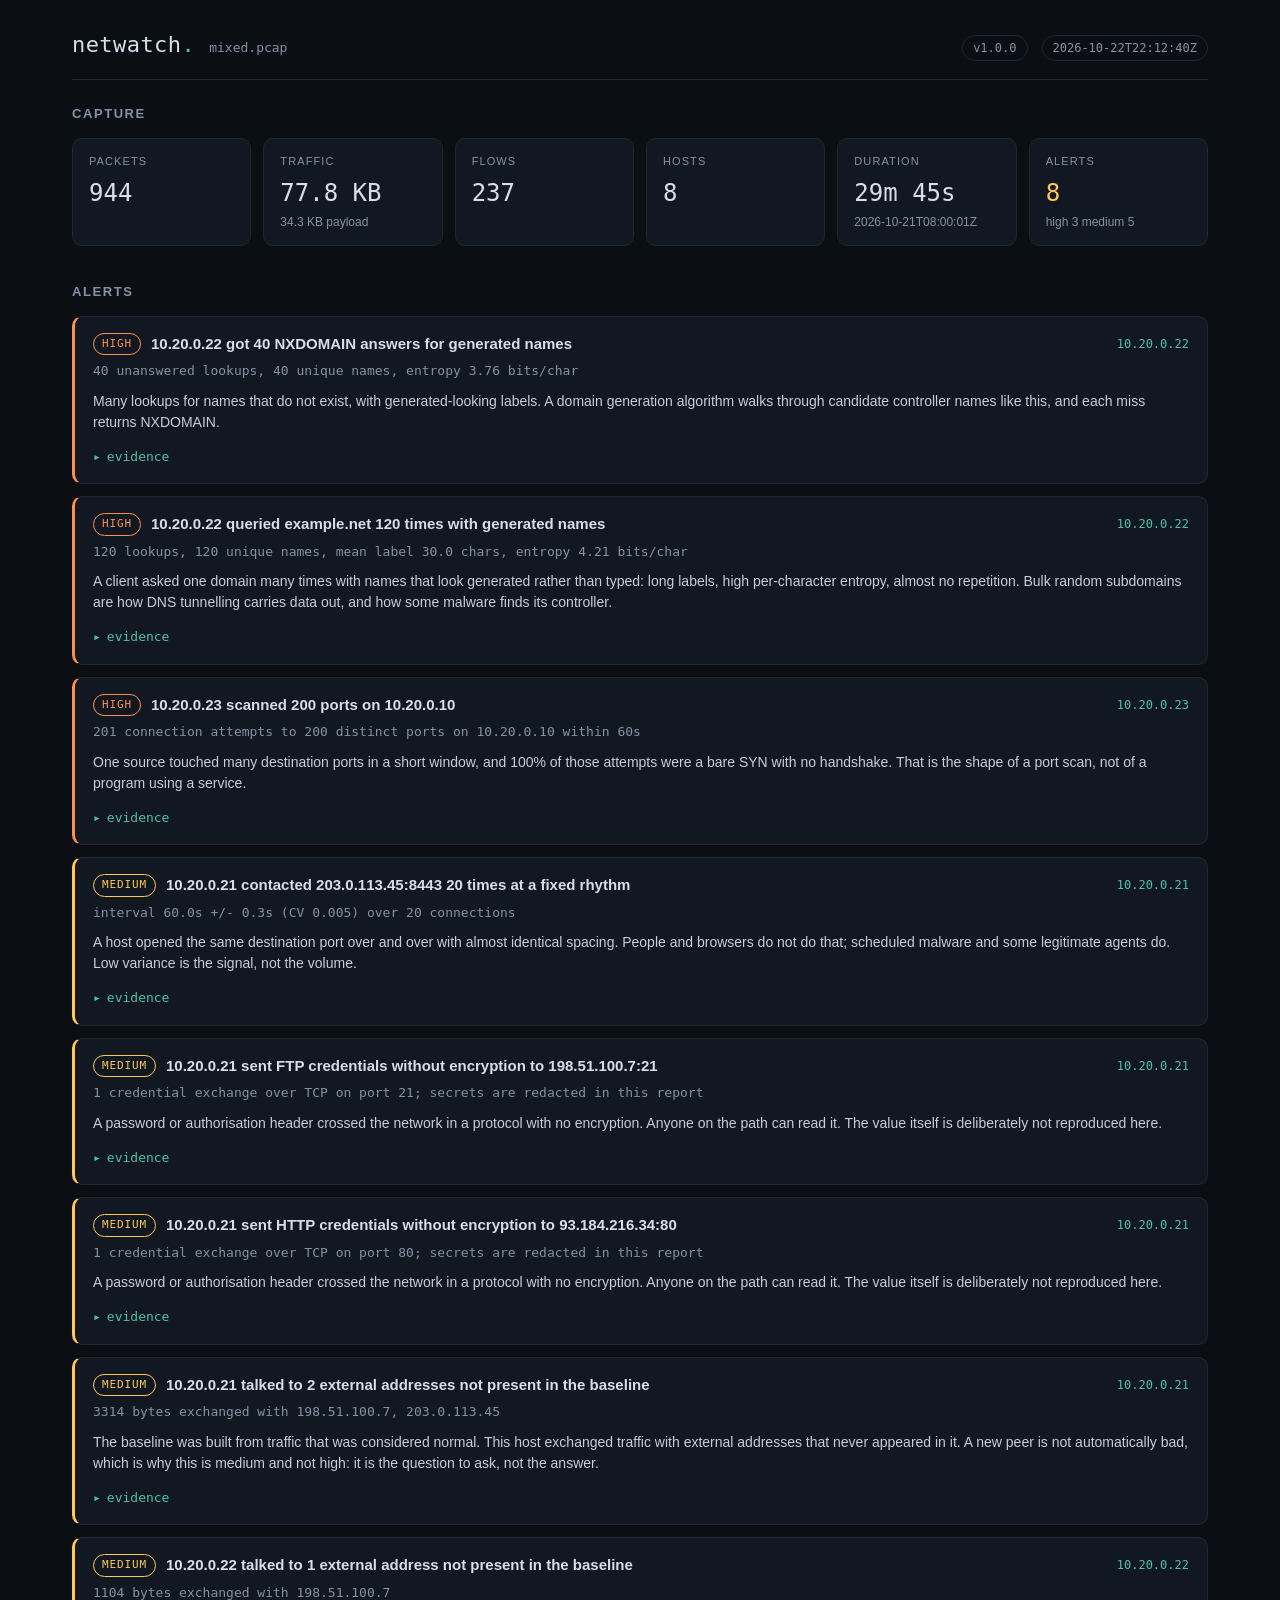
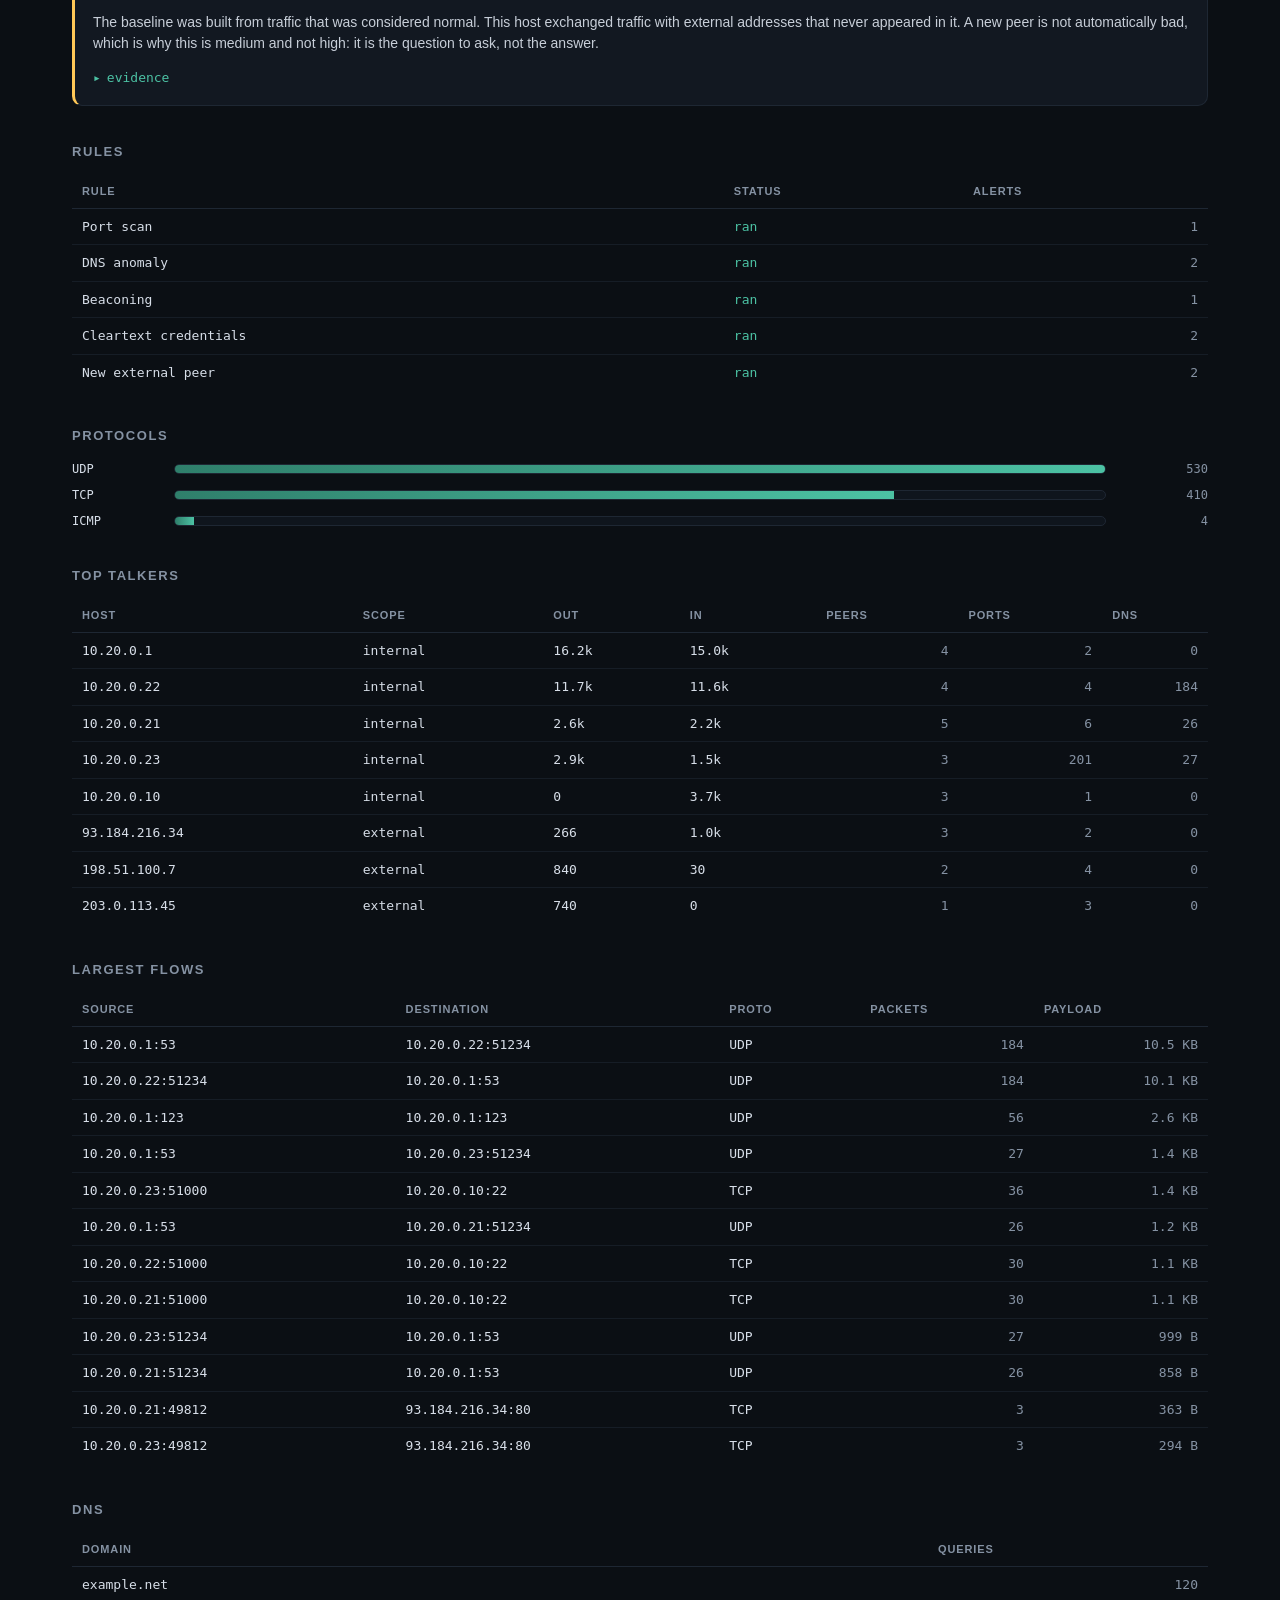
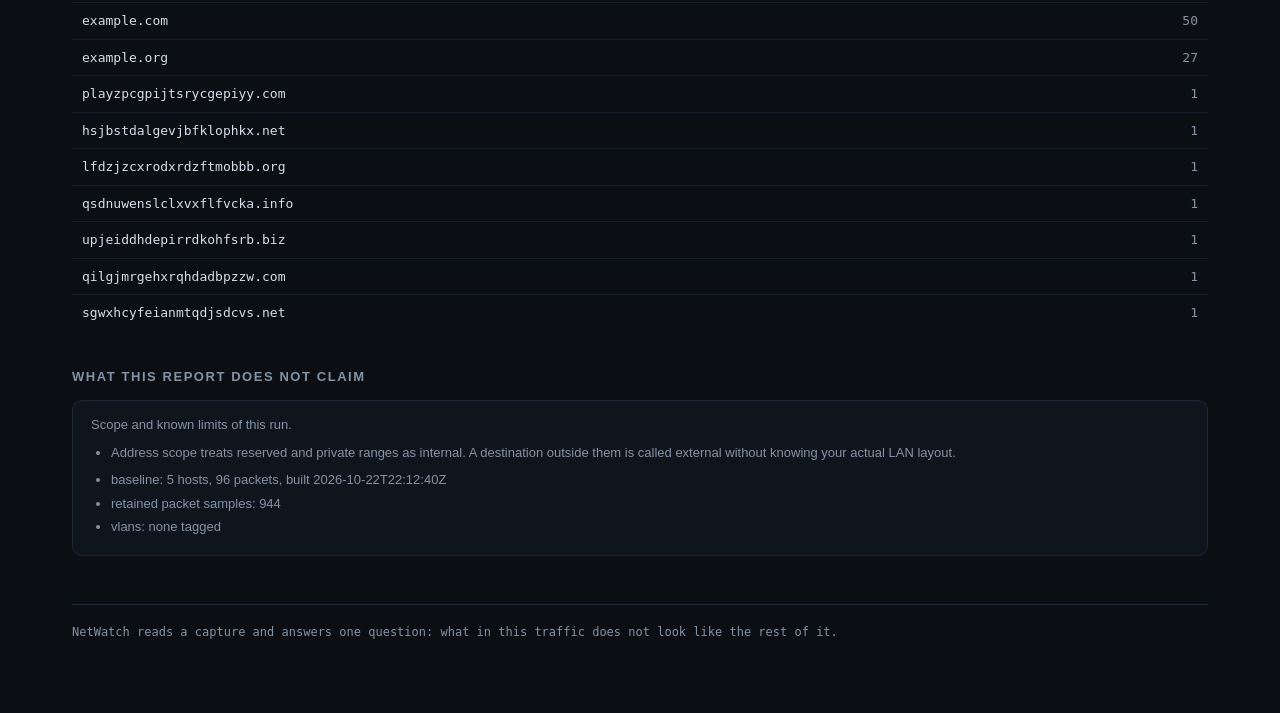
<file: docs/index.html>
<!doctype html>
<html lang="en">
<head>
<meta charset="utf-8">
<meta name="viewport" content="width=device-width, initial-scale=1">
<title>NetWatch report</title>
<meta name="description" content="Network telemetry and anomaly detection report generated by NetWatch.">
<link rel="icon" href="data:image/svg+xml,%3Csvg xmlns='http://www.w3.org/2000/svg' viewBox='0 0 16 16'%3E%3Crect width='16' height='16' rx='3' fill='%230b0f14'/%3E%3Cpath d='M2 9h2.5l1.2-4 2 7 1.8-5 1.2 2H14' fill='none' stroke='%2337d399' stroke-width='1.4' stroke-linecap='round' stroke-linejoin='round'/%3E%3C/svg%3E">
<link rel="stylesheet" href="style.css">
</head>
<body>
<main class="wrap" id="app">
  <div class="note">Loading report.</div>
</main>
<script src="app.js"></script>
</body>
</html>
</file>
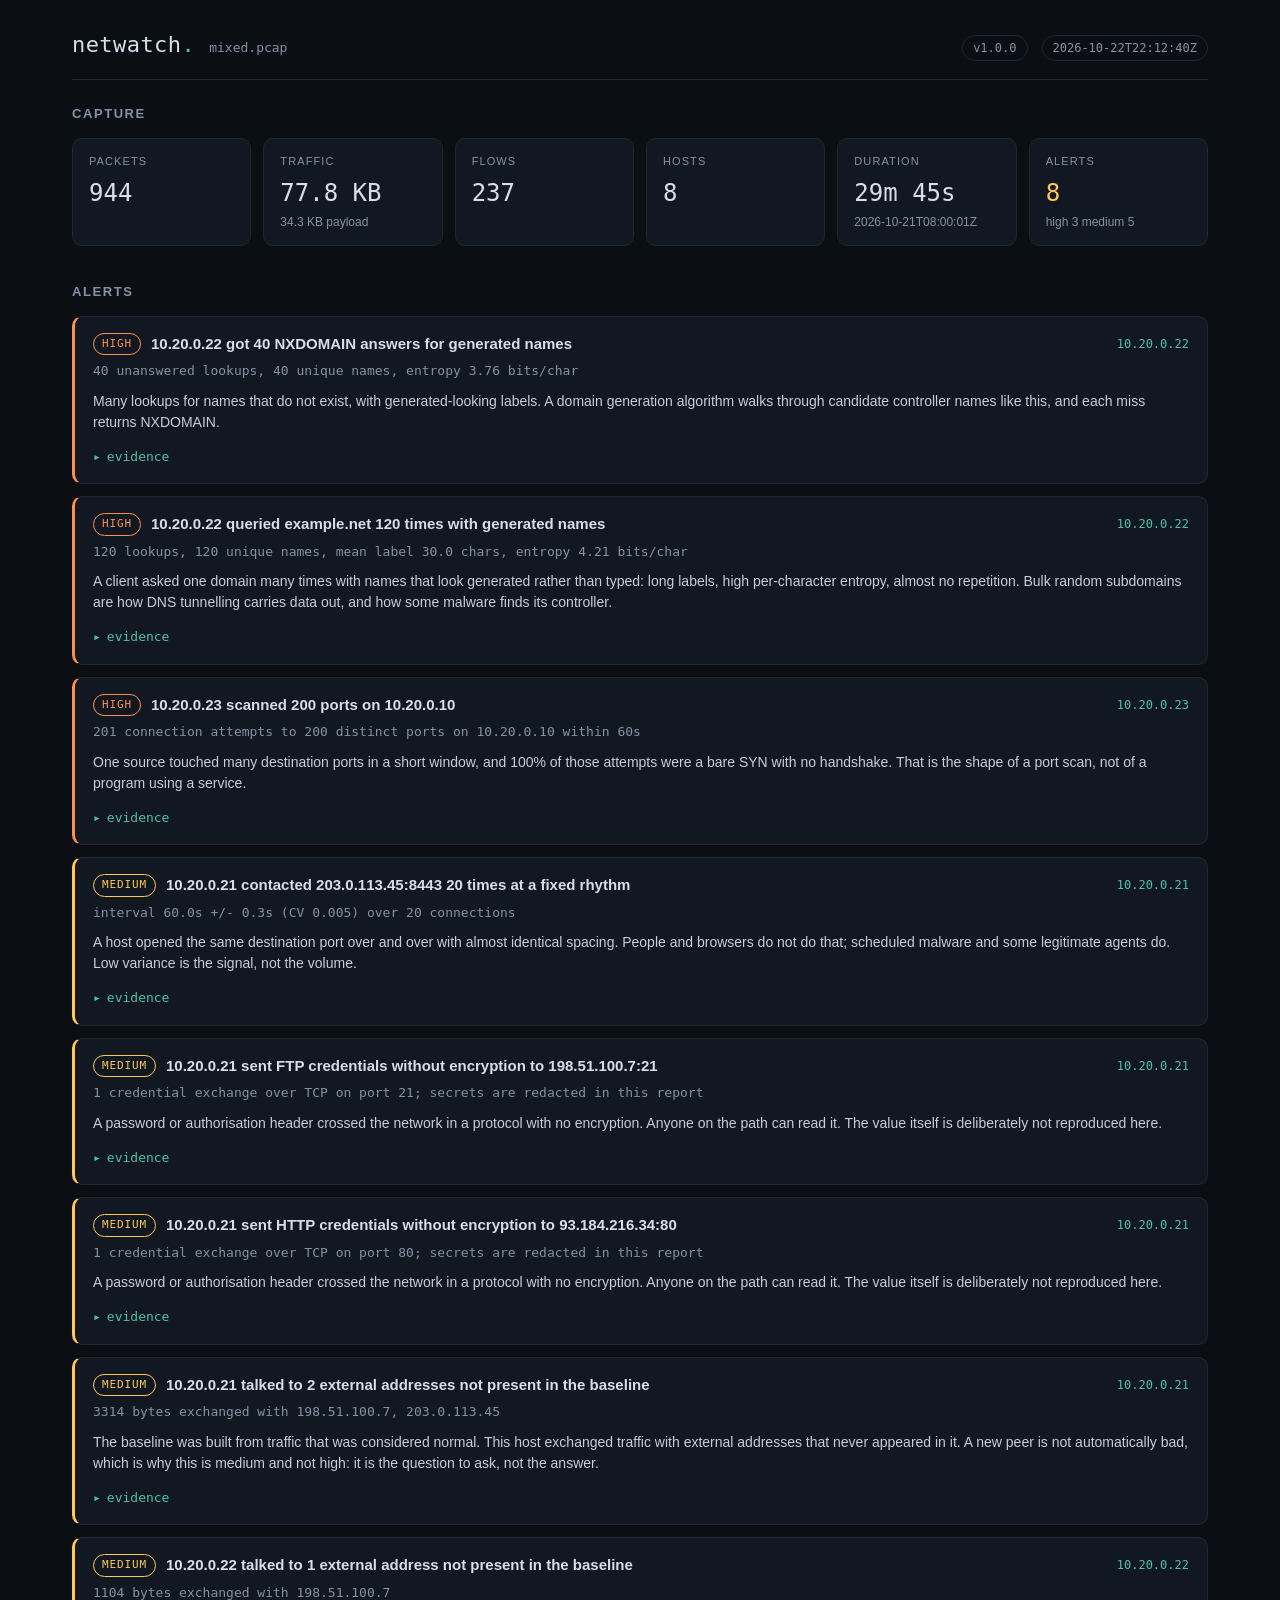
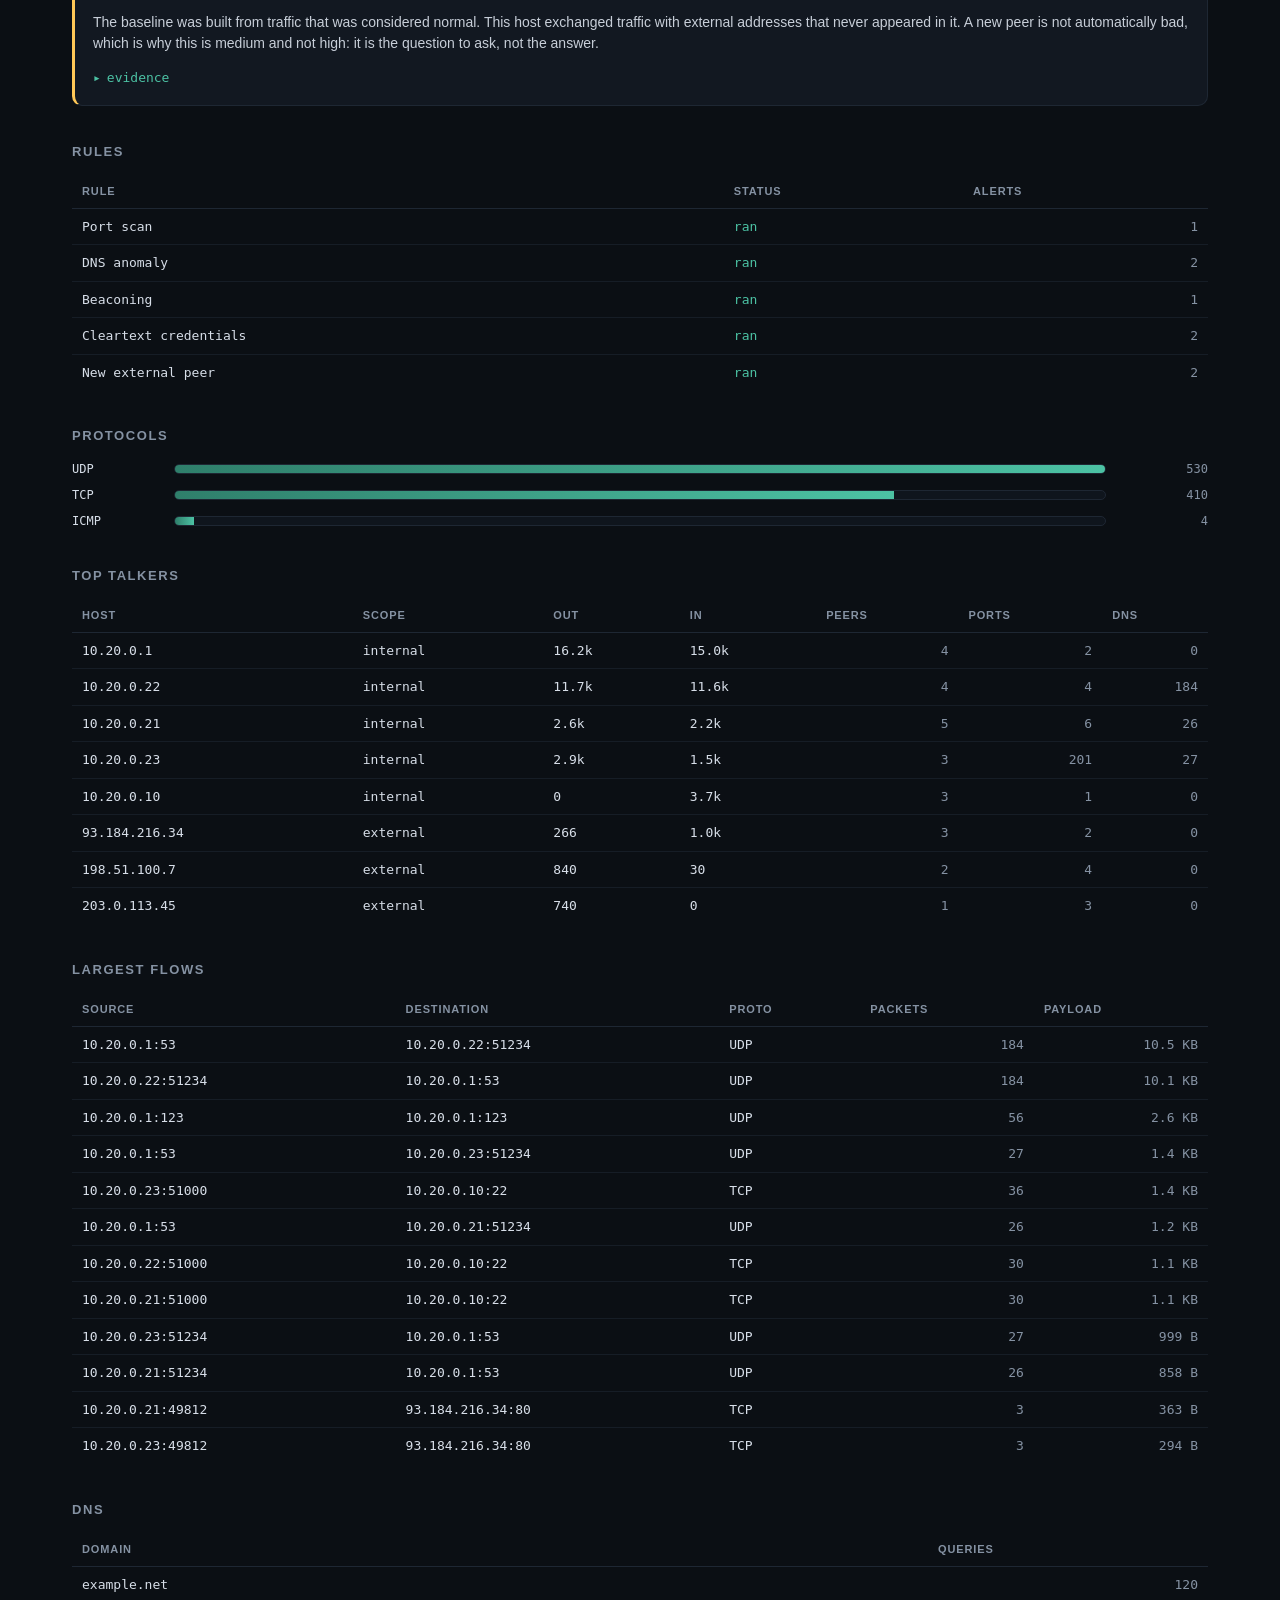
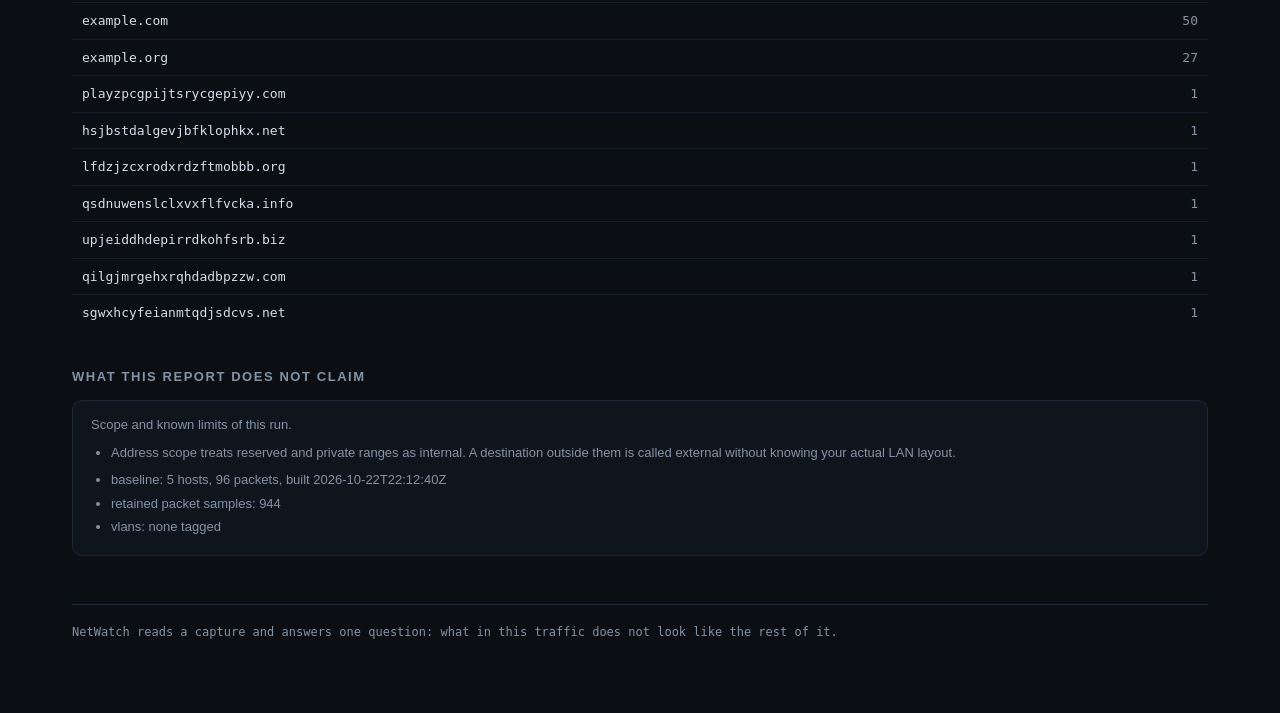
<file: docs/report.html>
<!doctype html>
<html lang="en">
<head>
<meta charset="utf-8">
<meta name="viewport" content="width=device-width, initial-scale=1">
<title>NetWatch - mixed.pcap</title>
<meta name="description" content="Network telemetry and anomaly detection report generated by NetWatch.">
<link rel="icon" href="data:image/svg+xml,%3Csvg xmlns='http://www.w3.org/2000/svg' viewBox='0 0 16 16'%3E%3Crect width='16' height='16' rx='3' fill='%230b0f14'/%3E%3Cpath d='M2 9h2.5l1.2-4 2 7 1.8-5 1.2 2H14' fill='none' stroke='%2337d399' stroke-width='1.4' stroke-linecap='round' stroke-linejoin='round'/%3E%3C/svg%3E">
<style>
:root {
  --bg: #0b0f14;
  --panel: #121821;
  --panel-2: #0f151d;
  --line: #1e2733;
  --text: #d7dee8;
  --muted: #8592a3;
  --accent: #4cc2a4;
  --critical: #ff5f56;
  --high: #ff8f4d;
  --medium: #ffc857;
  --low: #5aa9e6;
  --info: #8b97a8;
  --mono: ui-monospace, SFMono-Regular, "SF Mono", Menlo, Consolas, "DejaVu Sans Mono", monospace;
}

* { box-sizing: border-box; }

body {
  margin: 0;
  background: radial-gradient(1200px 600px at 20% -10%, #14202b 0%, var(--bg) 55%);
  color: var(--text);
  font-family: -apple-system, BlinkMacSystemFont, "Segoe UI", Roboto, Helvetica, Arial, sans-serif;
  font-size: 15px;
  line-height: 1.5;
}

a { color: var(--accent); text-decoration: none; }
a:hover { text-decoration: underline; }

.wrap { max-width: 1180px; margin: 0 auto; padding: 28px 22px 72px; }

.top {
  display: flex; flex-wrap: wrap; align-items: baseline; gap: 14px;
  padding-bottom: 18px; border-bottom: 1px solid var(--line); margin-bottom: 24px;
}
.brand { font-family: var(--mono); font-size: 22px; letter-spacing: 0.02em; }
.brand .dot { color: var(--accent); }
.top .meta { color: var(--muted); font-size: 13px; font-family: var(--mono); }
.spacer { flex: 1; }
.pill {
  font-family: var(--mono); font-size: 12px; color: var(--muted);
  border: 1px solid var(--line); border-radius: 999px; padding: 3px 10px;
}

h2 {
  font-size: 13px; text-transform: uppercase; letter-spacing: 0.12em;
  color: var(--muted); margin: 36px 0 14px; font-weight: 600;
}
h2:first-of-type { margin-top: 0; }

.cards { display: grid; grid-template-columns: repeat(auto-fit, minmax(150px, 1fr)); gap: 12px; }
.card {
  background: var(--panel); border: 1px solid var(--line); border-radius: 10px; padding: 14px 16px;
}
.card .k { font-size: 11px; text-transform: uppercase; letter-spacing: 0.1em; color: var(--muted); }
.card .v { font-family: var(--mono); font-size: 24px; margin-top: 6px; }
.card .s { font-size: 12px; color: var(--muted); margin-top: 2px; }
.card.alert-card .v { color: var(--medium); }
.card.alert-card.clean .v { color: var(--accent); }

.alerts { display: grid; gap: 12px; }
.alert {
  background: var(--panel); border: 1px solid var(--line); border-left: 3px solid var(--info);
  border-radius: 10px; padding: 16px 18px;
}
.alert.critical { border-left-color: var(--critical); }
.alert.high { border-left-color: var(--high); }
.alert.medium { border-left-color: var(--medium); }
.alert.low { border-left-color: var(--low); }
.alert .head { display: flex; flex-wrap: wrap; align-items: center; gap: 10px; }
.chip {
  font-family: var(--mono); font-size: 11px; text-transform: uppercase; letter-spacing: 0.08em;
  padding: 2px 8px; border-radius: 999px; border: 1px solid currentColor;
}
.chip.critical { color: var(--critical); }
.chip.high { color: var(--high); }
.chip.medium { color: var(--medium); }
.chip.low { color: var(--low); }
.chip.info { color: var(--info); }
.alert .title { font-weight: 600; font-size: 15px; }
.alert .sum { color: var(--muted); font-size: 13px; margin-top: 6px; font-family: var(--mono); }
.alert .host { font-family: var(--mono); font-size: 12px; color: var(--accent); }
.alert .desc { margin-top: 10px; font-size: 14px; color: var(--text); opacity: 0.92; }

details { margin-top: 12px; }
summary {
  cursor: pointer; color: var(--accent); font-size: 13px; font-family: var(--mono);
  list-style: none; display: inline-flex; align-items: center; gap: 6px;
}
summary::-webkit-details-marker { display: none; }
summary::before { content: "▸"; display: inline-block; transition: transform 0.15s; }
details[open] summary::before { transform: rotate(90deg); }

.evidence { margin-top: 10px; border-top: 1px solid var(--line); padding-top: 10px; }
.kv { display: grid; grid-template-columns: minmax(120px, 220px) 1fr; gap: 4px 16px; font-size: 13px; }
.kv .k { color: var(--muted); font-family: var(--mono); }
.kv .v { font-family: var(--mono); word-break: break-word; }

.hex {
  margin-top: 10px; background: var(--panel-2); border: 1px solid var(--line); border-radius: 8px;
  padding: 10px 12px; font-family: var(--mono); font-size: 12px; color: #9fb0c3;
  overflow-x: auto; white-space: pre-wrap; word-break: break-all;
}
.hex .label { color: var(--muted); display: block; margin-bottom: 4px; }

table { width: 100%; border-collapse: collapse; font-size: 13px; }
th {
  text-align: left; font-weight: 600; color: var(--muted); font-size: 11px;
  text-transform: uppercase; letter-spacing: 0.08em; padding: 8px 10px; border-bottom: 1px solid var(--line);
}
td { padding: 8px 10px; border-bottom: 1px solid rgba(30, 39, 51, 0.6); font-family: var(--mono); }
tr:last-child td { border-bottom: none; }
td.num { text-align: right; color: var(--muted); }

.bars { display: grid; gap: 8px; }
.bar-row { display: grid; grid-template-columns: 90px 1fr 90px; gap: 12px; align-items: center; font-family: var(--mono); font-size: 12px; }
.bar-track { background: var(--panel-2); border-radius: 6px; height: 10px; overflow: hidden; border: 1px solid var(--line); }
.bar-fill { height: 100%; background: linear-gradient(90deg, #2f7f6b, var(--accent)); }
.bar-row .n { text-align: right; color: var(--muted); }

.note {
  background: var(--panel-2); border: 1px solid var(--line); border-radius: 10px;
  padding: 14px 18px; font-size: 13px; color: var(--muted);
}
.note ul { margin: 8px 0 0; padding-left: 20px; }
.note li { margin: 4px 0; }

footer { margin-top: 48px; padding-top: 18px; border-top: 1px solid var(--line); color: var(--muted); font-size: 12px; font-family: var(--mono); }
.status-ok { color: var(--accent); }
.status-skip { color: var(--medium); }
.empty { color: var(--muted); font-family: var(--mono); font-size: 13px; padding: 14px 0; }

@media (max-width: 640px) {
  .kv { grid-template-columns: 1fr; }
  .bar-row { grid-template-columns: 70px 1fr 70px; }
}

</style>
</head>
<body>
<main class="wrap" id="app">
  <div class="note">Loading report.</div>
</main>
<script>window.__NETWATCH_REPORT__ = {"report_version":1,"tool":{"name":"NetWatch","version":"1.0.0","generated_at":"2026-10-22T22:12:40Z"},"capture":{"name":"mixed.pcap","packets":944,"wire_bytes":79705,"wire_bytes_human":"77.8 KB","payload_bytes":35153,"payload_bytes_human":"34.3 KB","duration_s":1784.969,"start":"2026-10-21T08:00:01Z","end":"2026-10-21T08:29:45Z","flows":237,"hosts":8,"dns_observations":474,"dns_queries":237},"protocols":[{"name":"UDP","packets":530},{"name":"TCP","packets":410},{"name":"ICMP","packets":4}],"top_flows":[{"src":"10.20.0.1","sport":53,"dst":"10.20.0.22","dport":51234,"proto":"UDP","packets":184,"bytes":10768,"bytes_human":"10.5 KB","duration_s":1734.828},{"src":"10.20.0.22","sport":51234,"dst":"10.20.0.1","dport":53,"proto":"UDP","packets":184,"bytes":10384,"bytes_human":"10.1 KB","duration_s":1734.828},{"src":"10.20.0.1","sport":123,"dst":"10.20.0.1","dport":123,"proto":"UDP","packets":56,"bytes":2688,"bytes_human":"2.6 KB","duration_s":1728.005},{"src":"10.20.0.1","sport":53,"dst":"10.20.0.23","dport":51234,"proto":"UDP","packets":27,"bytes":1431,"bytes_human":"1.4 KB","duration_s":1727.773},{"src":"10.20.0.23","sport":51000,"dst":"10.20.0.10","dport":22,"proto":"TCP","packets":36,"bytes":1404,"bytes_human":"1.4 KB","duration_s":1728.838},{"src":"10.20.0.1","sport":53,"dst":"10.20.0.21","dport":51234,"proto":"UDP","packets":26,"bytes":1274,"bytes_human":"1.2 KB","duration_s":1764.482},{"src":"10.20.0.22","sport":51000,"dst":"10.20.0.10","dport":22,"proto":"TCP","packets":30,"bytes":1170,"bytes_human":"1.1 KB","duration_s":1216.08},{"src":"10.20.0.21","sport":51000,"dst":"10.20.0.10","dport":22,"proto":"TCP","packets":30,"bytes":1170,"bytes_human":"1.1 KB","duration_s":1068.219},{"src":"10.20.0.23","sport":51234,"dst":"10.20.0.1","dport":53,"proto":"UDP","packets":27,"bytes":999,"bytes_human":"999 B","duration_s":1727.773},{"src":"10.20.0.21","sport":51234,"dst":"10.20.0.1","dport":53,"proto":"UDP","packets":26,"bytes":858,"bytes_human":"858 B","duration_s":1764.482},{"src":"10.20.0.21","sport":49812,"dst":"93.184.216.34","dport":80,"proto":"TCP","packets":3,"bytes":363,"bytes_human":"363 B","duration_s":860.884},{"src":"10.20.0.23","sport":49812,"dst":"93.184.216.34","dport":80,"proto":"TCP","packets":3,"bytes":294,"bytes_human":"294 B","duration_s":207.522}],"top_hosts":[{"address":"10.20.0.1","scope":"internal","packets_out":293,"packets_in":297,"bytes_out":16161,"bytes_in":15029,"bytes_human":"30.5 KB","peers":4,"ports":2,"dns_queries":0},{"address":"10.20.0.22","scope":"internal","packets_out":219,"packets_in":198,"bytes_out":11677,"bytes_in":11586,"bytes_human":"22.7 KB","peers":4,"ports":4,"dns_queries":184},{"address":"10.20.0.21","scope":"internal","packets_out":90,"packets_in":64,"bytes_out":2609,"bytes_in":2188,"bytes_human":"4.7 KB","peers":5,"ports":6,"dns_queries":26},{"address":"10.20.0.23","scope":"internal","packets_out":273,"packets_in":44,"bytes_out":2860,"bytes_in":1545,"bytes_human":"4.3 KB","peers":3,"ports":201,"dns_queries":27},{"address":"10.20.0.10","scope":"internal","packets_out":32,"packets_in":296,"bytes_out":0,"bytes_in":3744,"bytes_human":"3.7 KB","peers":3,"ports":1,"dns_queries":0},{"address":"93.184.216.34","scope":"external","packets_out":11,"packets_in":19,"bytes_out":266,"bytes_in":1031,"bytes_human":"1.3 KB","peers":3,"ports":2,"dns_queries":0},{"address":"198.51.100.7","scope":"external","packets_out":6,"packets_in":6,"bytes_out":840,"bytes_in":30,"bytes_human":"870 B","peers":2,"ports":4,"dns_queries":0},{"address":"203.0.113.45","scope":"external","packets_out":20,"packets_in":20,"bytes_out":740,"bytes_in":0,"bytes_human":"740 B","peers":1,"ports":3,"dns_queries":0}],"top_domains":[{"domain":"example.net","queries":120},{"domain":"example.com","queries":50},{"domain":"example.org","queries":27},{"domain":"playzpcgpijtsrycgepiyy.com","queries":1},{"domain":"hsjbstdalgevjbfklophkx.net","queries":1},{"domain":"lfdzjzcxrodxrdzftmobbb.org","queries":1},{"domain":"qsdnuwenslclxvxflfvcka.info","queries":1},{"domain":"upjeiddhdepirrdkohfsrb.biz","queries":1},{"domain":"qilgjmrgehxrqhdadbpzzw.com","queries":1},{"domain":"sgwxhcyfeianmtqdjsdcvs.net","queries":1}],"alerts":[{"rule":"dns_anomaly","rule_name":"DNS anomaly","severity":"high","title":"10.20.0.22 got 40 NXDOMAIN answers for generated names","summary":"40 unanswered lookups, 40 unique names, entropy 3.76 bits/char","host":"10.20.0.22","description":"Many lookups for names that do not exist, with generated-looking labels. A domain generation algorithm walks through candidate controller names like this, and each miss returns NXDOMAIN.","evidence":{"nxdomain_responses":40,"unique_names":40,"mean_entropy":3.759,"first_seen":"2026-10-21T08:06:40.010Z","last_seen":"2026-10-21T08:07:11.210Z","sample_names":["playzpcgpijtsrycgepiyy.com","hsjbstdalgevjbfklophkx.net","lfdzjzcxrodxrdzftmobbb.org","qsdnuwenslclxvxflfvcka.info","upjeiddhdepirrdkohfsrb.biz","qilgjmrgehxrqhdadbpzzw.com","sgwxhcyfeianmtqdjsdcvs.net","ghhtyzqwbhctkdbgtywfjk.org","czyosfaknznbczhexqvfez.info","lyegghvkwcazpbpqykcytu.biz","cgublzncuwlsfzpvyxpeiw.com","jbxozzvsfnmuzqjxsruudc.net"]},"packets":[]},{"rule":"dns_anomaly","rule_name":"DNS anomaly","severity":"high","title":"10.20.0.22 queried example.net 120 times with generated names","summary":"120 lookups, 120 unique names, mean label 30.0 chars, entropy 4.21 bits/char","host":"10.20.0.22","description":"A client asked one domain many times with names that look generated rather than typed: long labels, high per-character entropy, almost no repetition. Bulk random subdomains are how DNS tunnelling carries data out, and how some malware finds its controller.","evidence":{"domain":"example.net","queries":120,"unique_names":120,"mean_label_length":30.0,"mean_entropy":4.207,"queries_per_second":2.017,"first_seen":"2026-10-21T08:05:00.000Z","last_seen":"2026-10-21T08:05:59.500Z","sample_names":["9zzzzg4zdmen2khvdgaj8gxbenyjqw.data.example.net","x4hh5344tfjgvq4k7bn7xj8b7tfq7x.data.example.net","kwo886vompzom75wbbr4qmw2wxfogo.data.example.net","4mvn4a4wfhym4l1vfz3zfkkibj3j4w.data.example.net","j99ibag7i1mnbqns6puq80idw3706i.data.example.net","8j76b2lajlj4h9du7794g9dpmrcg62.data.example.net","9be2u66mr26846p7q9m2i0hz2uep1e.data.example.net","nthjxjqi3ogz5kok16zv0mwufxbv93.data.example.net","2byv7s6ehogfqrclri1qzj865ufrdl.data.example.net","1erbfqfoeqh3av90ric7phkqdlmtt7.data.example.net","ns26lrwbqcab69m64p2g158z6tnovm.data.example.net","izwdiaeq1kdfy6spsc3lkr2aqxv9up.data.example.net"]},"packets":[]},{"rule":"port_scan","rule_name":"Port scan","severity":"high","title":"10.20.0.23 scanned 200 ports on 10.20.0.10","summary":"201 connection attempts to 200 distinct ports on 10.20.0.10 within 60s","host":"10.20.0.23","description":"One source touched many destination ports in a short window, and 100% of those attempts were a bare SYN with no handshake. That is the shape of a port scan, not of a program using a service.","evidence":{"dst":"10.20.0.10","distinct_ports":200,"attempts":201,"syn_only_ratio":1.0,"window_s":60.0,"first_seen":"2026-10-21T08:01:56.080Z","last_seen":"2026-10-21T08:02:39.800Z","ports":[1,2,3,4,5,6,7,8,9,10,11,12,13,14,15,16,17,18,19,20,21,22,23,24,25,26,27,28,29,30,31,32,33,34,35,36,37,38,39,40,41,42,43,44,45,46,47,48,49,50,51,52,53,54,55,56,57,58,59,60],"ports_total":200},"packets":[{"packet":41,"hex":"02000000001002000000002308004500002800004000400626880a1400170a14000ac7380016000003e8000000005002faf0d5720000","bytes":54},{"packet":45,"hex":"02000000001002000000002308004500002800004000400626880a1400170a14000a9c400001000003e8000000005002faf000800000","bytes":54},{"packet":46,"hex":"02000000001002000000002308004500002800004000400626880a1400170a14000a9c410002000003e8000000005002faf0007e0000","bytes":54}]},{"rule":"beaconing","rule_name":"Beaconing","severity":"medium","title":"10.20.0.21 contacted 203.0.113.45:8443 20 times at a fixed rhythm","summary":"interval 60.0s +/- 0.3s (CV 0.005) over 20 connections","host":"10.20.0.21","description":"A host opened the same destination port over and over with almost identical spacing. People and browsers do not do that; scheduled malware and some legitimate agents do. Low variance is the signal, not the volume.","evidence":{"dst":"203.0.113.45","dport":8443,"proto":"TCP","connections":20,"source_ports":3,"mean_interval_s":60.041,"stdev_interval_s":0.312,"coefficient_of_variation":0.0052,"wire_bytes":1080,"packets":20,"intervals_sample_s":[60.16,60.12,60.42,59.37,60.62,60.05,59.6,60.11],"first_seen":"2026-10-21T08:08:19.605Z","last_seen":"2026-10-21T08:27:20.391Z","duration_s":1140.8},"packets":[]},{"rule":"cleartext_credentials","rule_name":"Cleartext credentials","severity":"medium","title":"10.20.0.21 sent FTP credentials without encryption to 198.51.100.7:21","summary":"1 credential exchange over TCP on port 21; secrets are redacted in this report","host":"10.20.0.21","description":"A password or authorisation header crossed the network in a protocol with no encryption. Anyone on the path can read it. The value itself is deliberately not reproduced here.","evidence":{"dst":"198.51.100.7","dport":21,"proto":"TCP","findings":[{"protocol":"FTP","method":"USER/PASS","username":"y****f","secret":"[redacted]","secret_length":10}],"secret_redacted":true},"packets":[{"packet":768,"note":"packet bytes withheld: this frame carries the credential in the clear","bytes":67},{"packet":770,"note":"packet bytes withheld: this frame carries the credential in the clear","bytes":71}]},{"rule":"cleartext_credentials","rule_name":"Cleartext credentials","severity":"medium","title":"10.20.0.21 sent HTTP credentials without encryption to 93.184.216.34:80","summary":"1 credential exchange over TCP on port 80; secrets are redacted in this report","host":"10.20.0.21","description":"A password or authorisation header crossed the network in a protocol with no encryption. Anyone on the path can read it. The value itself is deliberately not reproduced here.","evidence":{"dst":"93.184.216.34","dport":80,"proto":"TCP","findings":[{"protocol":"HTTP","method":"Basic authorization header","username":"y****f","secret":"[redacted]","secret_length":19}],"secret_redacted":true},"packets":[{"packet":155,"note":"packet bytes withheld: this frame carries the credential in the clear","bytes":128},{"packet":264,"note":"packet bytes withheld: this frame carries the credential in the clear","bytes":128},{"packet":772,"note":"packet bytes withheld: this frame carries the credential in the clear","bytes":128}]},{"rule":"new_external_peer","rule_name":"New external peer","severity":"medium","title":"10.20.0.21 talked to 2 external addresses not present in the baseline","summary":"3314 bytes exchanged with 198.51.100.7, 203.0.113.45","host":"10.20.0.21","description":"The baseline was built from traffic that was considered normal. This host exchanged traffic with external addresses that never appeared in it. A new peer is not automatically bad, which is why this is medium and not high: it is the question to ask, not the answer.","evidence":{"new_peers":["198.51.100.7","203.0.113.45"],"new_peer_count":2,"wire_bytes":3314,"baseline_known_peers":1},"packets":[]},{"rule":"new_external_peer","rule_name":"New external peer","severity":"medium","title":"10.20.0.22 talked to 1 external address not present in the baseline","summary":"1104 bytes exchanged with 198.51.100.7","host":"10.20.0.22","description":"The baseline was built from traffic that was considered normal. This host exchanged traffic with external addresses that never appeared in it. A new peer is not automatically bad, which is why this is medium and not high: it is the question to ask, not the answer.","evidence":{"new_peers":["198.51.100.7"],"new_peer_count":1,"wire_bytes":1104,"baseline_known_peers":1},"packets":[]}],"alert_count":8,"severity_counts":{"high":3,"medium":5},"rules":[{"rule":"port_scan","name":"Port scan","ran":true,"alerts":1,"skipped_reason":null},{"rule":"dns_anomaly","name":"DNS anomaly","ran":true,"alerts":2,"skipped_reason":null},{"rule":"beaconing","name":"Beaconing","ran":true,"alerts":1,"skipped_reason":null},{"rule":"cleartext_credentials","name":"Cleartext credentials","ran":true,"alerts":2,"skipped_reason":null},{"rule":"new_external_peer","name":"New external peer","ran":true,"alerts":2,"skipped_reason":null}],"rule_summary":{"total":5,"ran":5,"skipped":0,"alerts":8},"baseline":{"present":true,"description":"5 hosts, 96 packets, built 2026-10-22T22:12:40Z","created":"2026-10-22T22:12:40Z"},"integrity":{"truncated_packets":0,"parse_errors":0,"dns_parse_errors":0,"connection_events_truncated":false,"raw_samples_truncated":false,"raw_samples_retained":944,"vlans":[]},"limitations":["Address scope treats reserved and private ranges as internal. A destination outside them is called external without knowing your actual LAN layout."]};</script>
<script>
/**
 * NetWatch dashboard.
 *
 * Renders one report document. The same file is used three ways: inlined into a
 * self-contained report, loaded from report.json on the static demo, and fetched
 * through the API of `netwatch serve`.
 *
 * All report content is inserted with textContent. A capture is untrusted input
 * and a DNS name is a string an attacker controls, so nothing here builds markup
 * from data.
 */

(function () {
  "use strict";

  function el(tag, attrs, children) {
    var node = document.createElement(tag);
    if (attrs) {
      Object.keys(attrs).forEach(function (key) {
        var value = attrs[key];
        if (value === null || value === undefined) return;
        if (key === "class") node.className = value;
        else if (key === "text") node.textContent = String(value);
        else if (key === "html") node.innerHTML = value; // only for static markup
        else node.setAttribute(key, String(value));
      });
    }
    (children || []).forEach(function (child) {
      if (child === null || child === undefined) return;
      node.appendChild(typeof child === "string" ? document.createTextNode(child) : child);
    });
    return node;
  }

  function human(n) {
    if (n === null || n === undefined) return "0";
    var value = Number(n);
    if (!isFinite(value)) return String(n);
    if (value < 1000) return String(value);
    var units = ["", "k", "M", "G", "T"];
    var i = 0;
    while (value >= 1000 && i < units.length - 1) {
      value /= 1000;
      i += 1;
    }
    return value.toFixed(value >= 100 ? 0 : 1) + units[i];
  }

  function duration(seconds) {
    var total = Math.round(Number(seconds) || 0);
    if (total < 60) return total + "s";
    var minutes = Math.floor(total / 60);
    var rest = total % 60;
    if (minutes < 60) return minutes + "m " + (rest < 10 ? "0" : "") + rest + "s";
    var hours = Math.floor(minutes / 60);
    return hours + "h " + (minutes % 60 < 10 ? "0" : "") + (minutes % 60) + "m";
  }

  function card(label, value, sub, extraClass) {
    var classes = "card" + (extraClass ? " " + extraClass : "");
    return el("div", { class: classes }, [
      el("div", { class: "k", text: label }),
      el("div", { class: "v", text: value }),
      sub ? el("div", { class: "s", text: sub }) : null
    ]);
  }

  function renderEvidence(alert) {
    var evidence = alert.evidence || {};
    var rows = [];
    Object.keys(evidence).forEach(function (key) {
      var value = evidence[key];
      var display;
      if (Array.isArray(value)) {
        display = value.length ? value.join(", ") : "(none)";
      } else if (value && typeof value === "object") {
        display = JSON.stringify(value);
      } else {
        display = String(value);
      }
      if (display.length > 600) display = display.slice(0, 600) + "...";
      rows.push(el("div", { class: "k", text: key }));
      rows.push(el("div", { class: "v", text: display }));
    });

    var block = el("div", { class: "evidence" }, [
      el("div", { class: "kv" }, rows)
    ]);

    (alert.packets || []).forEach(function (packet) {
      var caption = "packet #" + packet.packet;
      if (packet.hex) {
        block.appendChild(
          el("div", { class: "hex" }, [
            el("span", { class: "label", text: caption + " - first " + packet.bytes + " bytes" }),
            document.createTextNode(packet.hex.match(/.{1,32}/g).join("\n"))
          ])
        );
      } else if (packet.note) {
        block.appendChild(el("div", { class: "hex" }, [
          el("span", { class: "label", text: caption }),
          document.createTextNode(packet.note)
        ]));
      }
    });
    return block;
  }

  function renderAlert(alert) {
    var evidenceCount = Object.keys(alert.evidence || {}).length;
    var detail = el("details", null, [
      el("summary", { text: "evidence" }),
      renderEvidence(alert)
    ]);
    return el("article", { class: "alert " + alert.severity }, [
      el("div", { class: "head" }, [
        el("span", { class: "chip " + alert.severity, text: alert.severity }),
        el("span", { class: "title", text: alert.title }),
        el("span", { class: "spacer" }),
        el("span", { class: "host", text: alert.host || "" })
      ]),
      el("div", { class: "sum", text: alert.summary || "" }),
      el("div", { class: "desc", text: alert.description || "" }),
      detail
    ]);
  }

  function renderBars(items, valueKey, labelKey) {
    if (!items.length) return el("div", { class: "empty", text: "No data in this capture." });
    var max = Math.max.apply(
      null,
      items.map(function (item) {
        return item[valueKey];
      })
    );
    return el(
      "div",
      { class: "bars" },
      items.map(function (item) {
        var width = max > 0 ? Math.max(2, (item[valueKey] / max) * 100) : 0;
        return el("div", { class: "bar-row" }, [
          el("span", { text: item[labelKey] }),
          el("div", { class: "bar-track" }, [el("div", { class: "bar-fill", style: "width:" + width + "%" })]),
          el("span", { class: "n", text: human(item[valueKey]) })
        ]);
      })
    );
  }

  function renderTable(headers, rows, numericColumns) {
    if (!rows.length) return el("div", { class: "empty", text: "No data in this capture." });
    var head = el(
      "tr",
      null,
      headers.map(function (header) {
        return el("th", { text: header });
      })
    );
    var body = rows.map(function (row) {
      return el(
        "tr",
        null,
        row.map(function (cell, index) {
          var isNum = (numericColumns || []).indexOf(index) !== -1;
          return el("td", { class: isNum ? "num" : null, text: cell });
        })
      );
    });
    return el("table", null, [el("thead", null, [head]), el("tbody", null, body)]);
  }

  function renderRuleStatus(rules) {
    var rows = rules.map(function (rule) {
      return [
        rule.name,
        rule.ran ? "ran" : "skipped",
        rule.ran ? String(rule.alerts) : rule.skipped_reason || ""
      ];
    });
    var table = renderTable(["rule", "status", "alerts"], rows, [2]);
    table.querySelectorAll("tbody tr").forEach(function (row, index) {
      var cell = row.children[1];
      cell.className = rules[index].ran ? "status-ok" : "status-skip";
    });
    return table;
  }

  function render(report) {
    var root = document.getElementById("app");
    root.textContent = "";

    var capture = report.capture || {};
    var counts = report.severity_counts || {};
    var alertTotal = report.alert_count || 0;

    var top = el("header", { class: "top" }, [
      el("div", { class: "brand" }, [
        document.createTextNode("netwatch"),
        el("span", { class: "dot", text: "." })
      ]),
      el("span", { class: "meta", text: capture.name || "" }),
      el("span", { class: "spacer" }),
      el("span", { class: "pill", text: "v" + ((report.tool || {}).version || "?") }),
      el("span", { class: "pill", text: (report.tool || {}).generated_at || "" })
    ]);
    root.appendChild(top);

    root.appendChild(el("h2", { text: "Capture" }));
    root.appendChild(
      el("div", { class: "cards" }, [
        card("packets", human(capture.packets), null),
        card("traffic", capture.wire_bytes_human || "0 B", (capture.payload_bytes_human || "") + " payload"),
        card("flows", human(capture.flows), null),
        card("hosts", human(capture.hosts), null),
        card("duration", duration(capture.duration_s), capture.start || ""),
        card(
          "alerts",
          String(alertTotal),
          alertTotal ? Object.keys(counts).map(function (k) { return k + " " + counts[k]; }).join("  ") : "nothing fired",
          alertTotal ? "alert-card" : "alert-card clean"
        )
      ])
    );

    root.appendChild(el("h2", { text: "Alerts" }));
    var alerts = report.alerts || [];
    if (!alerts.length) {
      root.appendChild(
        el("div", { class: "note" }, [
          el("div", { text: "No rule fired on this capture." }),
          el("ul", null, [
            el("li", { text: "That is a result, not an absence of checks. The rule status table below shows which rules actually ran." })
          ])
        ])
      );
    } else {
      root.appendChild(el("div", { class: "alerts" }, alerts.map(renderAlert)));
    }

    root.appendChild(el("h2", { text: "Rules" }));
    root.appendChild(renderRuleStatus(report.rules || []));

    root.appendChild(el("h2", { text: "Protocols" }));
    root.appendChild(renderBars(report.protocols || [], "packets", "name"));

    root.appendChild(el("h2", { text: "Top talkers" }));
    root.appendChild(
      renderTable(
        ["host", "scope", "out", "in", "peers", "ports", "dns"],
        (report.top_hosts || []).map(function (host) {
          return [host.address, host.scope, human(host.bytes_out), human(host.bytes_in), String(host.peers), String(host.ports), String(host.dns_queries)];
        }),
        [4, 5, 6]
      )
    );

    root.appendChild(el("h2", { text: "Largest flows" }));
    root.appendChild(
      renderTable(
        ["source", "destination", "proto", "packets", "payload"],
        (report.top_flows || []).map(function (flow) {
          return [
            flow.src + ":" + flow.sport,
            flow.dst + ":" + flow.dport,
            flow.proto,
            String(flow.packets),
            flow.bytes_human
          ];
        }),
        [3, 4]
      )
    );

    root.appendChild(el("h2", { text: "DNS" }));
    root.appendChild(
      renderTable(
        ["domain", "queries"],
        (report.top_domains || []).map(function (item) {
          return [item.domain, String(item.queries)];
        }),
        [1]
      )
    );

    var integrity = report.integrity || {};
    var limitations = report.limitations || [];
    root.appendChild(el("h2", { text: "What this report does not claim" }));
    root.appendChild(
      el("div", { class: "note" }, [
        el("div", { text: "Scope and known limits of this run." }),
        el("ul", null, limitations.map(function (text) { return el("li", { text: text }); })),
        el("ul", null, [
          el("li", { text: "baseline: " + ((report.baseline || {}).description || "not supplied") }),
          el("li", { text: "retained packet samples: " + (integrity.raw_samples_retained || 0) }),
          el("li", {
            text: "vlans: " + ((integrity.vlans || []).length ? integrity.vlans.join(", ") : "none tagged")
          })
        ])
      ])
    );

    root.appendChild(
      el("footer", null, [
        el("div", {
          text: "NetWatch reads a capture and answers one question: what in this traffic does not look like the rest of it."
        })
      ])
    );
  }

  function fail(message) {
    var root = document.getElementById("app");
    root.textContent = "";
    var hint =
      window.location.protocol === "file:"
        ? "Browsers block fetch() on file:// URLs. Open report.html for the self-contained version, or serve this folder over HTTP (python -m http.server -d docs)."
        : "Run `netwatch serve` or serve the folder over HTTP; the dashboard needs report.json next to index.html.";
    root.appendChild(
      el("div", { class: "note" }, [
        el("div", { text: "Could not load a report." }),
        el("ul", null, [el("li", { text: message }), el("li", { text: hint })])
      ])
    );
  }

  function boot() {
    if (window.__NETWATCH_REPORT__) {
      render(window.__NETWATCH_REPORT__);
      return;
    }
    fetch("report.json", { cache: "no-store" })
      .then(function (response) {
        if (!response.ok) throw new Error("report.json returned " + response.status);
        return response.json();
      })
      .then(render)
      .catch(function (error) {
        fail(String(error.message || error));
      });
  }

  if (document.readyState === "loading") {
    document.addEventListener("DOMContentLoaded", boot);
  } else {
    boot();
  }
})();

</script>
</body>
</html>
</file>
<file: docs/style.css>
:root {
  --bg: #0b0f14;
  --panel: #121821;
  --panel-2: #0f151d;
  --line: #1e2733;
  --text: #d7dee8;
  --muted: #8592a3;
  --accent: #4cc2a4;
  --critical: #ff5f56;
  --high: #ff8f4d;
  --medium: #ffc857;
  --low: #5aa9e6;
  --info: #8b97a8;
  --mono: ui-monospace, SFMono-Regular, "SF Mono", Menlo, Consolas, "DejaVu Sans Mono", monospace;
}

* { box-sizing: border-box; }

body {
  margin: 0;
  background: radial-gradient(1200px 600px at 20% -10%, #14202b 0%, var(--bg) 55%);
  color: var(--text);
  font-family: -apple-system, BlinkMacSystemFont, "Segoe UI", Roboto, Helvetica, Arial, sans-serif;
  font-size: 15px;
  line-height: 1.5;
}

a { color: var(--accent); text-decoration: none; }
a:hover { text-decoration: underline; }

.wrap { max-width: 1180px; margin: 0 auto; padding: 28px 22px 72px; }

.top {
  display: flex; flex-wrap: wrap; align-items: baseline; gap: 14px;
  padding-bottom: 18px; border-bottom: 1px solid var(--line); margin-bottom: 24px;
}
.brand { font-family: var(--mono); font-size: 22px; letter-spacing: 0.02em; }
.brand .dot { color: var(--accent); }
.top .meta { color: var(--muted); font-size: 13px; font-family: var(--mono); }
.spacer { flex: 1; }
.pill {
  font-family: var(--mono); font-size: 12px; color: var(--muted);
  border: 1px solid var(--line); border-radius: 999px; padding: 3px 10px;
}

h2 {
  font-size: 13px; text-transform: uppercase; letter-spacing: 0.12em;
  color: var(--muted); margin: 36px 0 14px; font-weight: 600;
}
h2:first-of-type { margin-top: 0; }

.cards { display: grid; grid-template-columns: repeat(auto-fit, minmax(150px, 1fr)); gap: 12px; }
.card {
  background: var(--panel); border: 1px solid var(--line); border-radius: 10px; padding: 14px 16px;
}
.card .k { font-size: 11px; text-transform: uppercase; letter-spacing: 0.1em; color: var(--muted); }
.card .v { font-family: var(--mono); font-size: 24px; margin-top: 6px; }
.card .s { font-size: 12px; color: var(--muted); margin-top: 2px; }
.card.alert-card .v { color: var(--medium); }
.card.alert-card.clean .v { color: var(--accent); }

.alerts { display: grid; gap: 12px; }
.alert {
  background: var(--panel); border: 1px solid var(--line); border-left: 3px solid var(--info);
  border-radius: 10px; padding: 16px 18px;
}
.alert.critical { border-left-color: var(--critical); }
.alert.high { border-left-color: var(--high); }
.alert.medium { border-left-color: var(--medium); }
.alert.low { border-left-color: var(--low); }
.alert .head { display: flex; flex-wrap: wrap; align-items: center; gap: 10px; }
.chip {
  font-family: var(--mono); font-size: 11px; text-transform: uppercase; letter-spacing: 0.08em;
  padding: 2px 8px; border-radius: 999px; border: 1px solid currentColor;
}
.chip.critical { color: var(--critical); }
.chip.high { color: var(--high); }
.chip.medium { color: var(--medium); }
.chip.low { color: var(--low); }
.chip.info { color: var(--info); }
.alert .title { font-weight: 600; font-size: 15px; }
.alert .sum { color: var(--muted); font-size: 13px; margin-top: 6px; font-family: var(--mono); }
.alert .host { font-family: var(--mono); font-size: 12px; color: var(--accent); }
.alert .desc { margin-top: 10px; font-size: 14px; color: var(--text); opacity: 0.92; }

details { margin-top: 12px; }
summary {
  cursor: pointer; color: var(--accent); font-size: 13px; font-family: var(--mono);
  list-style: none; display: inline-flex; align-items: center; gap: 6px;
}
summary::-webkit-details-marker { display: none; }
summary::before { content: "▸"; display: inline-block; transition: transform 0.15s; }
details[open] summary::before { transform: rotate(90deg); }

.evidence { margin-top: 10px; border-top: 1px solid var(--line); padding-top: 10px; }
.kv { display: grid; grid-template-columns: minmax(120px, 220px) 1fr; gap: 4px 16px; font-size: 13px; }
.kv .k { color: var(--muted); font-family: var(--mono); }
.kv .v { font-family: var(--mono); word-break: break-word; }

.hex {
  margin-top: 10px; background: var(--panel-2); border: 1px solid var(--line); border-radius: 8px;
  padding: 10px 12px; font-family: var(--mono); font-size: 12px; color: #9fb0c3;
  overflow-x: auto; white-space: pre-wrap; word-break: break-all;
}
.hex .label { color: var(--muted); display: block; margin-bottom: 4px; }

table { width: 100%; border-collapse: collapse; font-size: 13px; }
th {
  text-align: left; font-weight: 600; color: var(--muted); font-size: 11px;
  text-transform: uppercase; letter-spacing: 0.08em; padding: 8px 10px; border-bottom: 1px solid var(--line);
}
td { padding: 8px 10px; border-bottom: 1px solid rgba(30, 39, 51, 0.6); font-family: var(--mono); }
tr:last-child td { border-bottom: none; }
td.num { text-align: right; color: var(--muted); }

.bars { display: grid; gap: 8px; }
.bar-row { display: grid; grid-template-columns: 90px 1fr 90px; gap: 12px; align-items: center; font-family: var(--mono); font-size: 12px; }
.bar-track { background: var(--panel-2); border-radius: 6px; height: 10px; overflow: hidden; border: 1px solid var(--line); }
.bar-fill { height: 100%; background: linear-gradient(90deg, #2f7f6b, var(--accent)); }
.bar-row .n { text-align: right; color: var(--muted); }

.note {
  background: var(--panel-2); border: 1px solid var(--line); border-radius: 10px;
  padding: 14px 18px; font-size: 13px; color: var(--muted);
}
.note ul { margin: 8px 0 0; padding-left: 20px; }
.note li { margin: 4px 0; }

footer { margin-top: 48px; padding-top: 18px; border-top: 1px solid var(--line); color: var(--muted); font-size: 12px; font-family: var(--mono); }
.status-ok { color: var(--accent); }
.status-skip { color: var(--medium); }
.empty { color: var(--muted); font-family: var(--mono); font-size: 13px; padding: 14px 0; }

@media (max-width: 640px) {
  .kv { grid-template-columns: 1fr; }
  .bar-row { grid-template-columns: 70px 1fr 70px; }
}
</file>
